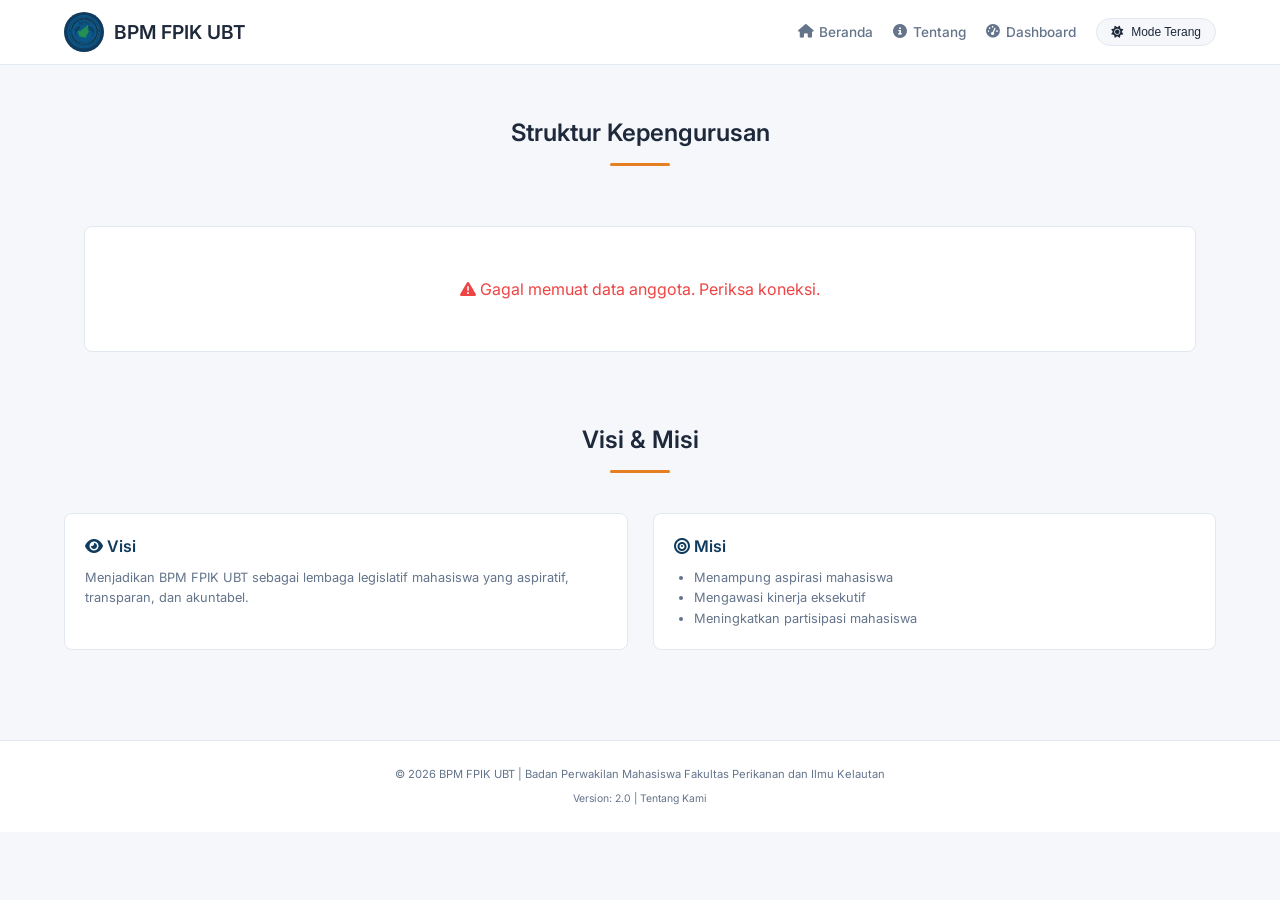
<file: about.html>
<!DOCTYPE html>
<html lang="id">
<head>
<meta charset="UTF-8">
<meta name="viewport" content="width=device-width, initial-scale=1.0, user-scalable=yes">
<title>Tentang BPM FPIK UBT</title>
<!-- Google Font Inter -->
<link href="https://fonts.googleapis.com/css2?family=Inter:wght@300;400;500;600;700&display=swap" rel="stylesheet">
<!-- Font Awesome -->
<link rel="stylesheet" href="https://cdnjs.cloudflare.com/ajax/libs/font-awesome/6.4.0/css/all.min.css">
<link rel="stylesheet" href="assets/css/main.css">
<link rel="icon" href="assets/images/logo-bpm.png">
<style>
    /* ========== ROOT VARIABLES ========== */
    :root {
        --primary: #0f3b5f;
        --primary-dark: #0a2a44;
        --secondary: #1B9AAA;
        --accent: #e67e22;
        --success: #10b981;
        --danger: #ef4444;
        --bg-page: #f5f7fa;
        --bg-card: #ffffff;
        --text: #1e293b;
        --text-light: #64748b;
        --border: #e2e8f0;
        --shadow: 0 1px 2px rgba(0, 0, 0, 0.05);
        --radius: 8px;
    }

    /* ========== DARK MODE ========== */
    body.dark-mode {
        --bg-page: #0f172a;
        --bg-card: #1e293b;
        --text: #f1f5f9;
        --text-light: #94a3b8;
        --border: #334155;
    }

    * {
        margin: 0;
        padding: 0;
        box-sizing: border-box;
    }

    body {
        font-family: 'Inter', sans-serif;
        background: var(--bg-page);
        color: var(--text);
        line-height: 1.5;
        transition: background 0.2s, color 0.2s;
    }

    /* ========== NAVBAR ========== */
    .navbar {
        background: var(--bg-card);
        display: flex;
        justify-content: space-between;
        align-items: center;
        padding: 12px 5%;
        flex-wrap: wrap;
        gap: 12px;
        border-bottom: 1px solid var(--border);
        position: sticky;
        top: 0;
        z-index: 200;
    }

    .navbar-logo {
        display: flex;
        align-items: center;
        gap: 10px;
    }

    .logo-icon {
        width: 40px;
        height: 40px;
        background: var(--primary);
        border-radius: 50%;
        display: flex;
        align-items: center;
        justify-content: center;
        overflow: hidden;
    }

    .logo-icon img {
        width: 100%;
        height: 100%;
        object-fit: cover;
    }

    .navbar-logo h1 {
        font-size: 1.2rem;
        font-weight: 600;
        color: var(--text);
    }

    .nav-menu {
        display: flex;
        gap: 20px;
        align-items: center;
        flex-wrap: wrap;
    }

    .nav-menu a {
        color: var(--text-light);
        text-decoration: none;
        font-size: 0.85rem;
        font-weight: 500;
        padding: 8px 0;
        display: flex;
        align-items: center;
        gap: 6px;
        transition: color 0.2s;
    }

    .nav-menu a:hover {
        color: var(--accent);
    }

    .theme-toggle {
        background: var(--bg-page);
        border: 1px solid var(--border);
        border-radius: 30px;
        padding: 6px 14px;
        cursor: pointer;
        display: inline-flex;
        align-items: center;
        gap: 8px;
        color: var(--text);
        font-size: 0.75rem;
        font-weight: 500;
    }

    /* ========== SECTION ========== */
    .section {
        padding: 50px 5%;
    }

    .section-title {
        text-align: center;
        margin-bottom: 40px;
        font-size: 1.5rem;
        font-weight: 600;
        position: relative;
        color: var(--text);
    }

    .section-title::after {
        content: '';
        display: block;
        width: 60px;
        height: 3px;
        background: var(--accent);
        margin: 12px auto 0;
        border-radius: 3px;
    }

    .card-container {
        display: grid;
        grid-template-columns: repeat(auto-fit, minmax(300px, 1fr));
        gap: 25px;
    }

    /* ========== ABOUT CARD ========== */
    .about-card {
        background: var(--bg-card);
        border-radius: var(--radius);
        overflow: hidden;
        border: 1px solid var(--border);
        text-align: center;
    }

    .member-avatar {
        width: 100px;
        height: 100px;
        margin: 20px auto 10px;
        border-radius: 50%;
        overflow: hidden;
        border: 2px solid var(--accent);
    }

    .member-avatar img {
        width: 100%;
        height: 100%;
        object-fit: cover;
    }

    .about-card .card-content {
        padding: 20px;
    }

    .about-card .card-content h3 {
        margin-bottom: 8px;
        color: var(--primary);
        font-size: 1rem;
        font-weight: 600;
    }

    .about-card .card-content p {
        margin-bottom: 12px;
        line-height: 1.5;
        color: var(--text-light);
        font-size: 0.8rem;
    }

    .card-btn-small {
        cursor: pointer;
        border: 1px solid var(--primary);
        font-family: 'Inter', sans-serif;
        font-weight: 500;
        display: inline-block;
        background: transparent;
        color: var(--primary);
        padding: 6px 14px;
        border-radius: 30px;
        font-size: 0.7rem;
        transition: all 0.2s;
    }

    .card-btn-small:hover {
        background: var(--primary);
        color: white;
    }

    /* ========== VISI MISI CARD ========== */
    .card {
        background: var(--bg-card);
        border-radius: var(--radius);
        overflow: hidden;
        border: 1px solid var(--border);
    }

    .card-content {
        padding: 20px;
    }

    .card-content h3 {
        color: var(--primary);
        margin-bottom: 10px;
        font-size: 1rem;
        font-weight: 600;
    }

    .card-content p, .card-content li {
        color: var(--text-light);
        font-size: 0.8rem;
        line-height: 1.6;
    }

    /* ========== MODAL ========== */
    .modal {
        display: none;
        position: fixed;
        z-index: 1000;
        left: 0;
        top: 0;
        width: 100%;
        height: 100%;
        background-color: rgba(0, 0, 0, 0.7);
    }

    .modal-content {
        background-color: var(--bg-card);
        margin: 5% auto;
        padding: 0;
        width: 90%;
        max-width: 500px;
        max-height: 85vh;
        border-radius: var(--radius);
        overflow-y: auto;
        position: relative;
    }

    .close {
        position: sticky;
        top: 10px;
        right: 15px;
        float: right;
        font-size: 28px;
        font-weight: bold;
        cursor: pointer;
        color: var(--text-light);
        background: var(--bg-card);
        width: 32px;
        height: 32px;
        display: flex;
        align-items: center;
        justify-content: center;
        border-radius: 50%;
        z-index: 1001;
    }

    .close:hover {
        color: var(--danger);
    }

    #member-modal-body {
        padding: 30px !important;
    }

    .modal-detail-img {
        width: 120px;
        height: 120px;
        border-radius: 50%;
        object-fit: cover;
        border: 2px solid var(--accent);
        margin-bottom: 20px;
    }

    .modal-detail-name {
        font-size: 1.2rem;
        font-weight: 700;
        color: var(--primary);
        margin-bottom: 8px;
    }

    .modal-detail-jabatan {
        color: var(--accent);
        font-weight: 500;
        font-size: 0.85rem;
        margin-bottom: 15px;
        padding-bottom: 10px;
        border-bottom: 1px solid var(--border);
        display: inline-block;
    }

    .modal-detail-deskripsi {
        font-size: 0.85rem;
        line-height: 1.6;
        color: var(--text-light);
        margin-bottom: 20px;
        text-align: left;
        background: var(--bg-page);
        padding: 15px;
        border-radius: var(--radius);
    }

    .modal-detail-kontak {
        background: var(--bg-page);
        padding: 15px;
        border-radius: var(--radius);
        text-align: left;
    }

    .modal-detail-kontak p {
        margin: 8px 0;
        font-size: 0.8rem;
        display: flex;
        flex-wrap: wrap;
        gap: 5px;
    }

    .modal-detail-kontak strong {
        color: var(--primary);
        width: 85px;
        font-weight: 600;
    }

    /* ========== FOOTER ========== */
    footer {
        background: var(--bg-card);
        color: var(--text-light);
        text-align: center;
        padding: 25px;
        margin-top: 40px;
        border-top: 1px solid var(--border);
        font-size: 0.7rem;
    }

    /* ========== LOADING & ERROR ========== */
    .loading-message {
        text-align: center;
        padding: 50px;
        color: var(--text-light);
        font-size: 1rem;
    }

    .error-message {
        text-align: center;
        padding: 50px;
        color: var(--danger);
        background: var(--bg-card);
        border-radius: var(--radius);
        margin: 20px;
        border: 1px solid var(--border);
    }

    /* ========== RESPONSIVE ========== */
    @media (max-width: 768px) {
        .navbar {
            flex-direction: column;
            text-align: center;
            padding: 12px 5%;
        }
        .nav-menu {
            justify-content: center;
        }
        .section {
            padding: 30px 4%;
        }
        .section-title {
            font-size: 1.3rem;
            margin-bottom: 30px;
        }
        .card-container {
            grid-template-columns: 1fr;
            gap: 20px;
        }
        .member-avatar {
            width: 80px;
            height: 80px;
        }
        .about-card .card-content {
            padding: 15px;
        }
        .about-card .card-content h3 {
            font-size: 0.9rem;
        }
        .card-btn-small {
            padding: 5px 12px;
            font-size: 0.65rem;
        }
        .modal-detail-img {
            width: 100px;
            height: 100px;
        }
        .modal-detail-name {
            font-size: 1rem;
        }
    }

    @media (max-width: 480px) {
        .section-title {
            font-size: 1.1rem;
        }
        .member-avatar {
            width: 70px;
            height: 70px;
        }
    }
</style>
</head>
<body>

<nav class="navbar">
<div class="navbar-logo">
    <div class="logo-icon">
        <img src="assets/images/logo-bpm.png" alt="Logo BPM" onerror="this.src='https://via.placeholder.com/40x40?text=BPM'">
    </div>
    <h1>BPM FPIK UBT</h1>
</div>
<div class="nav-menu">
    <a href="index.html"><i class="fas fa-home"></i> Beranda</a>
    <a href="about.html"><i class="fas fa-info-circle"></i> Tentang</a>
    <a href="dashboard.html"><i class="fas fa-tachometer-alt"></i> Dashboard</a>
    <button class="theme-toggle" onclick="toggleTheme()">
        <i class="fas fa-sun" id="theme-icon"></i>
        <span id="theme-text">Mode Terang</span>
    </button>
</div>
</nav>

<section class="section">
<h2 class="section-title">Struktur Kepengurusan</h2>
<div id="anggotaContainer" class="card-container">
    <div class="loading-message"><i class="fas fa-spinner fa-pulse"></i> Memuat data anggota...</div>
</div>
</section>

<section class="section" style="padding-top: 0;">
<h2 class="section-title">Visi & Misi</h2>
<div class="card-container">
<div class="card">
<div class="card-content">
<h3><i class="fas fa-eye"></i> Visi</h3>
<p>Menjadikan BPM FPIK UBT sebagai lembaga legislatif mahasiswa yang aspiratif, transparan, dan akuntabel.</p>
</div>
</div>
<div class="card">
<div class="card-content">
<h3><i class="fas fa-bullseye"></i> Misi</h3>
<ul style="margin-left: 20px; line-height: 1.8;">
<li>Menampung aspirasi mahasiswa</li>
<li>Mengawasi kinerja eksekutif</li>
<li>Meningkatkan partisipasi mahasiswa</li>
</ul>
</div>
</div>
</div>
</section>

<div id="memberModal" class="modal">
<div class="modal-content">
<span class="close" onclick="closeMemberModal()">&times;</span>
<div id="member-modal-body"></div>
</div>
</div>

<footer>
<p>© 2026 BPM FPIK UBT | Badan Perwakilan Mahasiswa Fakultas Perikanan dan Ilmu Kelautan</p>
<p style="font-size: 0.65rem; margin-top: 8px;">Version: 2.0 | Tentang Kami</p>
</footer>

<script>
// ============= KONFIGURASI =============
const API_URL = 'https://bpm-proxy.bpmdatabase5.workers.dev/';

// ============= TOGGLE THEME =============
function toggleTheme() {
    document.body.classList.toggle('dark-mode');
    const isDark = document.body.classList.contains('dark-mode');
    localStorage.setItem('theme', isDark ? 'dark' : 'light');
    const themeIcon = document.getElementById('theme-icon');
    const themeText = document.getElementById('theme-text');
    if (themeIcon) {
        themeIcon.className = isDark ? 'fas fa-moon' : 'fas fa-sun';
    }
    if (themeText) {
        themeText.textContent = isDark ? 'Mode Gelap' : 'Mode Terang';
    }
}

function loadTheme() {
    const savedTheme = localStorage.getItem('theme');
    if (savedTheme === 'dark') {
        document.body.classList.add('dark-mode');
        const themeIcon = document.getElementById('theme-icon');
        const themeText = document.getElementById('theme-text');
        if (themeIcon) themeIcon.className = 'fas fa-moon';
        if (themeText) themeText.textContent = 'Mode Gelap';
    }
}

// ============= AMBIL DATA DARI API =============
async function loadAnggota() {
    const container = document.getElementById('anggotaContainer');
    if (!container) return;
    
    container.innerHTML = '<div class="loading-message"><i class="fas fa-spinner fa-pulse"></i> Memuat data anggota...</div>';
    
    try {
        const response = await fetch(API_URL + '?action=getAnggota');
        const result = await response.json();
        
        if (result.success && result.data && result.data.length > 0) {
            renderAnggota(result.data);
        } else {
            container.innerHTML = '<div class="error-message"><i class="fas fa-info-circle"></i> Belum ada data anggota. Silakan tambah melalui admin panel.</div>';
        }
    } catch (error) {
        console.error('Error:', error);
        container.innerHTML = '<div class="error-message"><i class="fas fa-exclamation-triangle"></i> Gagal memuat data anggota. Periksa koneksi.</div>';
    }
}

// ============= RENDER CARD ANGGOTA =============
function renderAnggota(anggotaList) {
    const container = document.getElementById('anggotaContainer');
    if (!container) return;
    
    const urutanJabatan = ['Penasehat', 'Pembina', 'Ketua Umum', 'Sekretaris Umum', 'Bendahara Umum', 'Komisi I', 'Komisi II', 'Komisi III', 'Komisi IV'];
    anggotaList.sort((a, b) => {
        const indexA = urutanJabatan.findIndex(j => a.jabatan.includes(j));
        const indexB = urutanJabatan.findIndex(j => b.jabatan.includes(j));
        if (indexA === -1 && indexB === -1) return 0;
        if (indexA === -1) return 1;
        if (indexB === -1) return -1;
        return indexA - indexB;
    });
    
    let html = '';
    
    for (const m of anggotaList) {
        let fotoUrl = 'assets/images/default-avatar.png';
        if (m.fotoUrl && m.fotoUrl !== '' && !m.fotoUrl.includes('null')) {
            fotoUrl = m.fotoUrl;
        }
        
        let deskripsiSingkat = m.deskripsi || '';
        if (deskripsiSingkat.length > 100) {
            deskripsiSingkat = deskripsiSingkat.substring(0, 100) + '...';
        }
        
        html += `
            <div class="about-card">
                <div class="member-avatar">
                    <img src="${fotoUrl}" alt="${escapeHtml(m.nama)}" onerror="this.src='assets/images/default-avatar.png'">
                </div>
                <div class="card-content">
                    <h3>${escapeHtml(m.jabatan)}</h3>
                    <p>${escapeHtml(deskripsiSingkat)}</p>
                    <p style="font-size: 0.8rem; color: var(--accent); font-weight: 500;">${escapeHtml(m.nama)}</p>
                    <button class="card-btn-small" onclick='openMemberModal(${JSON.stringify({
                        nama: m.nama,
                        jabatan: m.jabatan,
                        deskripsi: m.deskripsi || '',
                        fotoUrl: fotoUrl,
                        email: m.email || '',
                        instagram: m.instagram || '',
                        whatsapp: m.whatsapp || '',
                        anggotaTim: m.anggotaTim || ''
                    })})'>Lihat Detail</button>
                </div>
            </div>
        `;
    }
    
    container.innerHTML = html;
}

// ============= MODAL DETAIL =============
function openMemberModal(data) {
    const modal = document.getElementById("memberModal");
    const modalBody = document.getElementById("member-modal-body");
    
    let kontakHtml = '';
    if (data.email) kontakHtml += `<p><strong>Email :</strong> ${escapeHtml(data.email)}</p>`;
    if (data.instagram) kontakHtml += `<p><strong>Instagram :</strong> ${escapeHtml(data.instagram)}</p>`;
    if (data.whatsapp) kontakHtml += `<p><strong>WhatsApp :</strong> ${escapeHtml(data.whatsapp)}</p>`;
    if (data.anggotaTim) kontakHtml += `<p><strong>Anggota Tim :</strong> ${escapeHtml(data.anggotaTim)}</p>`;
    
    if (!kontakHtml) {
        kontakHtml = '<p><em>Informasi kontak belum tersedia</em></p>';
    }
    
    const deskripsiTeks = data.deskripsi && data.deskripsi !== '' ? data.deskripsi : 'Tidak ada deskripsi';
    
    const content = `
        <div style="text-align:center">
            <img src="${data.fotoUrl}" class="modal-detail-img" onerror="this.src='assets/images/default-avatar.png'">
            <div class="modal-detail-name">${escapeHtml(data.nama)}</div>
            <div class="modal-detail-jabatan">${escapeHtml(data.jabatan)}</div>
            <div class="modal-detail-deskripsi">${escapeHtml(deskripsiTeks)}</div>
            <div class="modal-detail-kontak">
                ${kontakHtml}
            </div>
        </div>
    `;
    
    modalBody.innerHTML = content;
    modal.style.display = "block";
    document.body.style.overflow = "hidden";
}

function closeMemberModal() {
    const modal = document.getElementById("memberModal");
    modal.style.display = "none";
    document.body.style.overflow = "auto";
}

function escapeHtml(text) {
    if (!text) return '';
    const div = document.createElement('div');
    div.textContent = text;
    return div.innerHTML;
}

// ============= INIT =============
loadTheme();
loadAnggota();

window.onclick = function(event) {
    const modal = document.getElementById("memberModal");
    if (event.target == modal) closeMemberModal();
}
</script>

<script src="assets/js/visitor-tracker.js"></script>

</body>
</html>
</file>
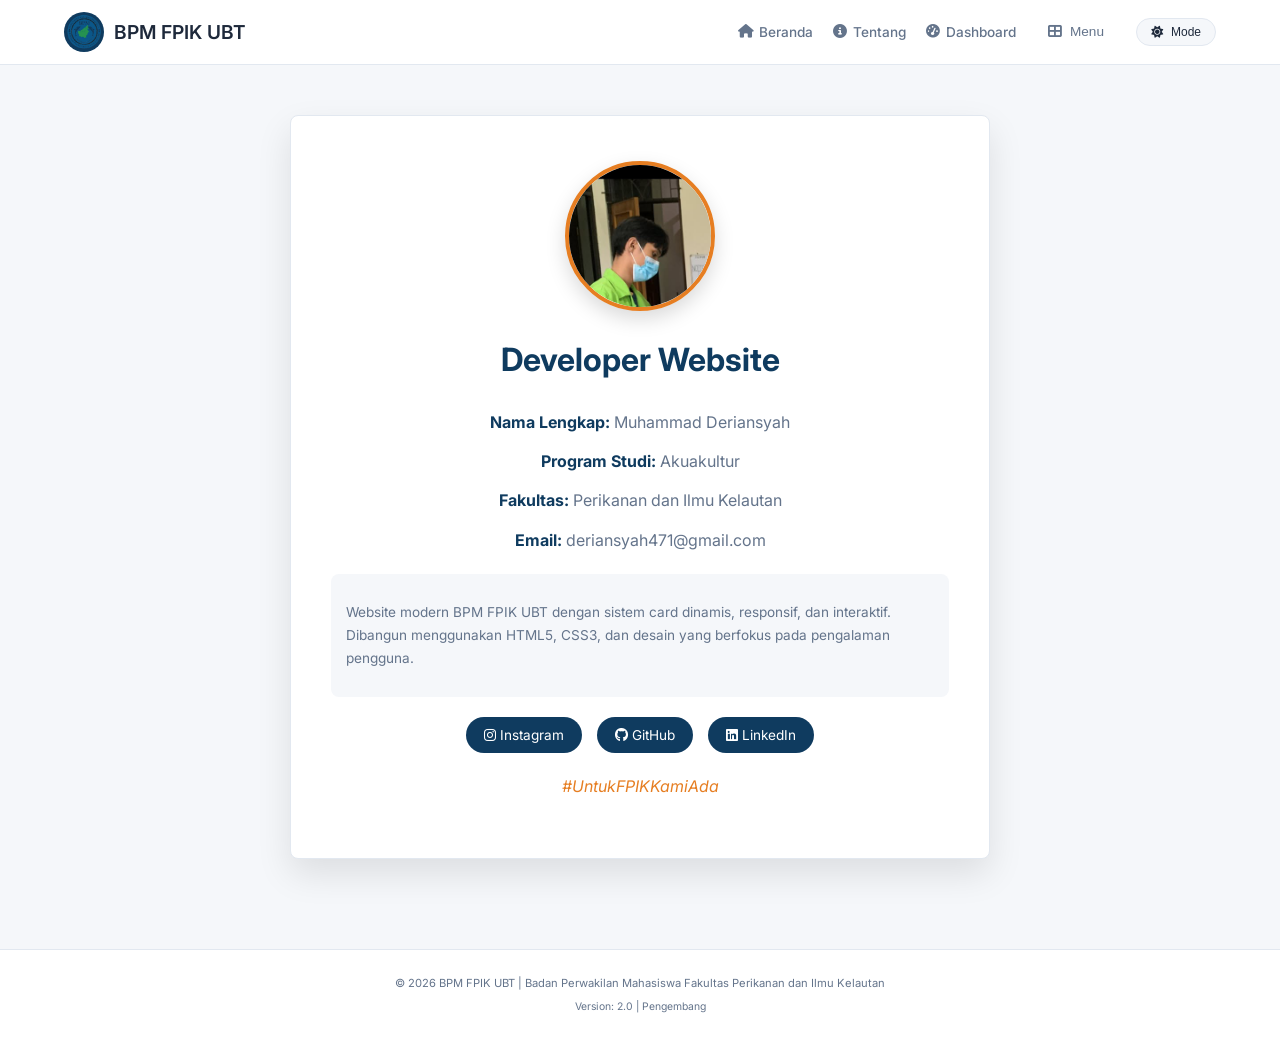
<file: more/author.html>
<!DOCTYPE html>
<html lang="id">
<head>
<meta charset="UTF-8">
<meta name="viewport" content="width=device-width, initial-scale=1.0, user-scalable=yes">
<title>Pengembang - BPM FPIK UBT</title>
<!-- Google Font Inter -->
<link href="https://fonts.googleapis.com/css2?family=Inter:wght@300;400;500;600;700&display=swap" rel="stylesheet">
<!-- Font Awesome -->
<link rel="stylesheet" href="https://cdnjs.cloudflare.com/ajax/libs/font-awesome/6.4.0/css/all.min.css">
<link rel="stylesheet" href="../assets/css/main.css">
<link rel="icon" href="../assets/images/logo-bpm.png">
<style>
    /* ========== ROOT VARIABLES ========== */
    :root {
        --primary: #0f3b5f;
        --primary-dark: #0a2a44;
        --secondary: #1B9AAA;
        --accent: #e67e22;
        --success: #10b981;
        --danger: #ef4444;
        --bg-page: #f5f7fa;
        --bg-card: #ffffff;
        --text: #1e293b;
        --text-light: #64748b;
        --border: #e2e8f0;
        --radius: 8px;
    }

    body.dark-mode {
        --bg-page: #0f172a;
        --bg-card: #1e293b;
        --text: #f1f5f9;
        --text-light: #94a3b8;
        --border: #334155;
    }

    * {
        margin: 0;
        padding: 0;
        box-sizing: border-box;
    }

    body {
        font-family: 'Inter', sans-serif;
        background: var(--bg-page);
        color: var(--text);
        min-height: 100vh;
        transition: background 0.2s, color 0.2s;
    }

    /* ========== NAVBAR ========== */
    .navbar {
        background: var(--bg-card);
        display: flex;
        justify-content: space-between;
        align-items: center;
        padding: 12px 5%;
        flex-wrap: wrap;
        gap: 12px;
        border-bottom: 1px solid var(--border);
        position: sticky;
        top: 0;
        z-index: 200;
    }

    .navbar-logo {
        display: flex;
        align-items: center;
        gap: 10px;
    }

    .logo-icon {
        width: 40px;
        height: 40px;
        background: var(--primary);
        border-radius: 50%;
        display: flex;
        align-items: center;
        justify-content: center;
        overflow: hidden;
    }

    .logo-icon img {
        width: 100%;
        height: 100%;
        object-fit: cover;
    }

    .navbar-logo h1 {
        font-size: 1.2rem;
        font-weight: 600;
        color: var(--text);
    }

    .nav-menu {
        display: flex;
        gap: 20px;
        align-items: center;
        flex-wrap: wrap;
    }

    .nav-menu a {
        color: var(--text-light);
        text-decoration: none;
        font-size: 0.85rem;
        font-weight: 500;
        padding: 8px 0;
        display: flex;
        align-items: center;
        gap: 6px;
        transition: color 0.2s;
    }

    .nav-menu a:hover {
        color: var(--accent);
    }

    .theme-toggle {
        background: var(--bg-page);
        border: 1px solid var(--border);
        border-radius: 30px;
        padding: 6px 14px;
        cursor: pointer;
        display: inline-flex;
        align-items: center;
        gap: 8px;
        color: var(--text);
        font-size: 0.75rem;
        font-weight: 500;
    }

    .more-btn {
        background: none;
        border: none;
        cursor: pointer;
        display: flex;
        align-items: center;
        gap: 8px;
        color: var(--text-light);
        font-size: 0.85rem;
        font-weight: 500;
        padding: 8px 12px;
        border-radius: 30px;
        transition: all 0.2s;
    }

    .more-btn:hover {
        background: var(--bg-page);
        color: var(--primary);
    }

    /* ========== SIDEBAR DRAWER ========== */
    .sidebar-overlay {
        display: none;
        position: fixed;
        top: 0;
        left: 0;
        width: 100%;
        height: 100%;
        background: rgba(0, 0, 0, 0.5);
        backdrop-filter: blur(4px);
        z-index: 300;
        opacity: 0;
        transition: opacity 0.3s ease;
    }
    
    .sidebar-overlay.active {
        display: block;
        opacity: 1;
    }
    
    .sidebar-drawer {
        position: fixed;
        top: 0;
        right: -100%;
        width: 320px;
        height: 100%;
        background: var(--bg-card);
        box-shadow: -8px 0 30px rgba(0, 0, 0, 0.15);
        z-index: 301;
        transition: right 0.3s cubic-bezier(0.4, 0, 0.2, 1);
        display: flex;
        flex-direction: column;
        border-left: 1px solid var(--border);
    }
    
    .sidebar-drawer.active {
        right: 0;
    }
    
    .sidebar-header {
        display: flex;
        justify-content: space-between;
        align-items: center;
        padding: 24px 20px;
        background: linear-gradient(135deg, var(--primary), var(--primary-dark));
        color: white;
    }
    
    .sidebar-header h3 {
        font-size: 1.2rem;
        font-weight: 600;
        margin: 0;
        display: flex;
        align-items: center;
        gap: 10px;
    }
    
    .sidebar-close {
        background: rgba(255, 255, 255, 0.2);
        border: none;
        color: white;
        width: 36px;
        height: 36px;
        border-radius: 50%;
        font-size: 1rem;
        cursor: pointer;
        display: flex;
        align-items: center;
        justify-content: center;
        transition: all 0.2s;
    }
    
    .sidebar-close:hover {
        background: rgba(255, 255, 255, 0.3);
        transform: rotate(90deg);
    }
    
    .sidebar-profile {
        display: flex;
        align-items: center;
        gap: 15px;
        padding: 20px;
        border-bottom: 1px solid var(--border);
        background: var(--bg-card);
    }
    
    .sidebar-profile-icon {
        width: 50px;
        height: 50px;
        background: linear-gradient(135deg, var(--accent), var(--primary));
        border-radius: 50%;
        display: flex;
        align-items: center;
        justify-content: center;
        font-size: 1.5rem;
        color: white;
    }
    
    .sidebar-profile-info h4 {
        font-size: 0.95rem;
        font-weight: 600;
        color: var(--text);
        margin-bottom: 4px;
    }
    
    .sidebar-profile-info p {
        font-size: 0.7rem;
        color: var(--text-light);
    }
    
    .sidebar-menu {
        flex: 1;
        padding: 15px 0;
    }
    
    .sidebar-menu a {
        display: flex;
        align-items: center;
        gap: 14px;
        padding: 14px 20px;
        color: var(--text);
        text-decoration: none;
        transition: all 0.2s;
        margin: 4px 12px;
        border-radius: 12px;
        font-weight: 500;
    }
    
    .sidebar-menu a:hover {
        background: linear-gradient(135deg, var(--primary), var(--primary-dark));
        color: white;
        transform: translateX(4px);
    }
    
    .sidebar-menu a:hover i {
        color: white;
    }
    
    .sidebar-menu a i {
        width: 24px;
        font-size: 1.1rem;
        color: var(--primary);
        transition: all 0.2s;
    }
    
    .sidebar-footer {
        padding: 20px;
        border-top: 1px solid var(--border);
        text-align: center;
        font-size: 0.7rem;
        color: var(--text-light);
    }

    /* ========== AUTHOR BOX ========== */
    .author-section {
        padding: 50px 5%;
        min-height: calc(100vh - 200px);
        display: flex;
        align-items: center;
        justify-content: center;
    }

    .author-box {
        max-width: 700px;
        margin: 0 auto;
        background: var(--bg-card);
        padding: 45px 40px;
        border-radius: var(--radius);
        border: 1px solid var(--border);
        text-align: center;
        box-shadow: 0 15px 35px rgba(0, 0, 0, 0.1);
    }

    .author-box h2 {
        color: var(--primary);
        margin-bottom: 25px;
        font-size: 2rem;
    }

    .author-box p {
        margin: 12px 0;
        line-height: 1.7;
        color: var(--text-light);
    }

    .author-box strong {
        color: var(--primary);
    }

    .author-avatar {
        width: 150px;
        height: 150px;
        margin: 0 auto 25px;
        border-radius: 50%;
        overflow: hidden;
        border: 4px solid var(--accent);
        box-shadow: 0 8px 20px rgba(0,0,0,0.15);
        transition: transform 0.3s ease;
    }

    .author-avatar:hover {
        transform: scale(1.05);
    }

    .author-avatar img {
        width: 100%;
        height: 100%;
        object-fit: cover;
    }

    .author-bio {
        margin: 20px 0;
        padding: 15px;
        background: var(--bg-page);
        border-radius: var(--radius);
        text-align: left;
        color: var(--text-light);
        font-size: 0.85rem;
        line-height: 1.6;
    }

    .author-social {
        display: flex;
        justify-content: center;
        gap: 15px;
        margin-top: 20px;
        flex-wrap: wrap;
    }

    .social-link {
        display: inline-block;
        background: var(--primary);
        color: white;
        padding: 8px 18px;
        border-radius: 30px;
        text-decoration: none;
        font-size: 0.85rem;
        transition: all 0.3s;
    }

    .social-link:hover {
        background: var(--accent);
        transform: translateY(-2px);
    }

    footer {
        background: var(--bg-card);
        color: var(--text-light);
        text-align: center;
        padding: 25px;
        margin-top: 40px;
        border-top: 1px solid var(--border);
        font-size: 0.7rem;
    }

    /* ========== RESPONSIVE ========== */
    @media (max-width: 768px) {
        .navbar {
            flex-direction: column;
            text-align: center;
        }
        .nav-menu {
            justify-content: center;
        }
        .author-box {
            padding: 30px 20px;
            margin: 0 15px;
        }
        .author-avatar {
            width: 120px;
            height: 120px;
        }
        .author-box h2 {
            font-size: 1.5rem;
        }
    }
</style>
</head>
<body>

<nav class="navbar">
<div class="navbar-logo">
    <div class="logo-icon">
        <img src="../assets/images/logo-bpm.png" alt="Logo BPM" onerror="this.src='https://via.placeholder.com/40x40?text=BPM'">
    </div>
    <h1>BPM FPIK UBT</h1>
</div>
<div class="nav-menu">
    <a href="../index.html"><i class="fas fa-home"></i> Beranda</a>
    <a href="../about.html"><i class="fas fa-info-circle"></i> Tentang</a>
    <a href="../dashboard.html"><i class="fas fa-tachometer-alt"></i> Dashboard</a>
    <button class="more-btn" id="moreBtn">
        <i class="fas fa-th-large"></i> Menu
    </button>
    <button class="theme-toggle" onclick="toggleTheme()">
        <i class="fas fa-sun" id="theme-icon"></i>
        <span id="theme-text">Mode</span>
    </button>
</div>
</nav>

<!-- Sidebar Drawer -->
<div class="sidebar-overlay" id="sidebarOverlay"></div>
<div class="sidebar-drawer" id="sidebarDrawer">
    <div class="sidebar-header">
        <h3><i class="fas fa-compass"></i> Menu Navigasi</h3>
        <button class="sidebar-close" id="sidebarClose"><i class="fas fa-times"></i></button>
    </div>
    
    <div class="sidebar-profile">
        <div class="sidebar-profile-icon">
            <i class="fas fa-user-graduate"></i>
        </div>
        <div class="sidebar-profile-info">
            <h4>Mahasiswa FPIK</h4>
            <p><i class="fas fa-map-marker-alt"></i> Universitas Borneo Tarakan</p>
        </div>
    </div>
    
    <div class="sidebar-menu">
        <a href="rate.html"><i class="fas fa-star"></i> Penilaian Dosen</a>
        <a href="voice.html"><i class="fas fa-comment-dots"></i> Aspirasi</a>
        <a href="../qr-code.html"><i class="fas fa-qrcode"></i> QR Code</a>
        <a href="history.html"><i class="fas fa-history"></i> Sejarah BPM</a>
        <a href="author.html"><i class="fas fa-user"></i> Pengembang</a>
        <a href="docs.html"><i class="fas fa-download"></i> Berkas Perkuliahan</a>
        <a href="org.html"><i class="fas fa-file-alt"></i> Administrasi</a>
    </div>
    
    <div class="sidebar-footer">
        <p>© 2026 BPM FPIK UBT</p>
        <p style="font-size: 0.6rem; margin-top: 5px;">v.2.0 | Untuk FPIK Kami Ada</p>
    </div>
</div>

<section class="author-section">
<div class="author-box">
    <div class="author-avatar">
        <img src="../assets/images/bang-der.jpg" alt="Foto Developer" onerror="this.src='https://via.placeholder.com/150x150?text=Developer'">
    </div>
    <h2>Developer Website</h2>
    <p><strong>Nama Lengkap:</strong> Muhammad Deriansyah</p>
    <p><strong>Program Studi:</strong> Akuakultur</p>
    <p><strong>Fakultas:</strong> Perikanan dan Ilmu Kelautan</p>
    <p><strong>Email:</strong> deriansyah471@gmail.com</p>
    <div class="author-bio">
        <p>Website modern BPM FPIK UBT dengan sistem card dinamis, responsif, dan interaktif. Dibangun menggunakan HTML5, CSS3, dan desain yang berfokus pada pengalaman pengguna.</p>
    </div>
    <div class="author-social">
        <a href="https://www.instagram.com/derrxme_" class="social-link" target="_blank"><i class="fab fa-instagram"></i> Instagram</a>
        <a href="https://github.com/derrxme" class="social-link" target="_blank"><i class="fab fa-github"></i> GitHub</a>
        <a href="https://www.linkedin.com/in/muhammad-deriansyah-7a792a40a/" class="social-link" target="_blank"><i class="fab fa-linkedin"></i> LinkedIn</a>
    </div>
    <p style="margin-top: 20px; color: var(--accent);"><em>#UntukFPIKKamiAda</em></p>
</div>
</section>

<footer>
<p>© 2026 BPM FPIK UBT | Badan Perwakilan Mahasiswa Fakultas Perikanan dan Ilmu Kelautan</p>
<p style="font-size: 0.65rem; margin-top: 8px;">Version: 2.0 | Pengembang</p>
</footer>

<script>
    // ============= SIDEBAR DRAWER =============
    const moreBtn = document.getElementById('moreBtn');
    const sidebar = document.getElementById('sidebarDrawer');
    const overlay = document.getElementById('sidebarOverlay');
    const closeBtn = document.getElementById('sidebarClose');
    
    function openSidebar() {
        sidebar.classList.add('active');
        overlay.classList.add('active');
        document.body.style.overflow = 'hidden';
    }
    
    function closeSidebar() {
        sidebar.classList.remove('active');
        overlay.classList.remove('active');
        document.body.style.overflow = '';
    }
    
    if (moreBtn) moreBtn.addEventListener('click', openSidebar);
    if (closeBtn) closeBtn.addEventListener('click', closeSidebar);
    if (overlay) overlay.addEventListener('click', closeSidebar);
    
    window.addEventListener('resize', function() {
        if (window.innerWidth > 768) {
            closeSidebar();
        }
    });

    // ============= TOGGLE THEME =============
    function toggleTheme() {
        document.body.classList.toggle('dark-mode');
        const isDark = document.body.classList.contains('dark-mode');
        localStorage.setItem('theme', isDark ? 'dark' : 'light');
        const themeIcon = document.getElementById('theme-icon');
        const themeText = document.getElementById('theme-text');
        if (themeIcon) {
            themeIcon.className = isDark ? 'fas fa-moon' : 'fas fa-sun';
        }
        if (themeText) {
            themeText.textContent = isDark ? 'Mode Gelap' : 'Mode Terang';
        }
    }
    
    function loadTheme() {
        const savedTheme = localStorage.getItem('theme');
        if (savedTheme === 'dark') {
            document.body.classList.add('dark-mode');
            const themeIcon = document.getElementById('theme-icon');
            const themeText = document.getElementById('theme-text');
            if (themeIcon) themeIcon.className = 'fas fa-moon';
            if (themeText) themeText.textContent = 'Mode Gelap';
        }
    }
    
    loadTheme();
</script>

<script src="../assets/js/main.js"></script>

</body>
</html>
</file>
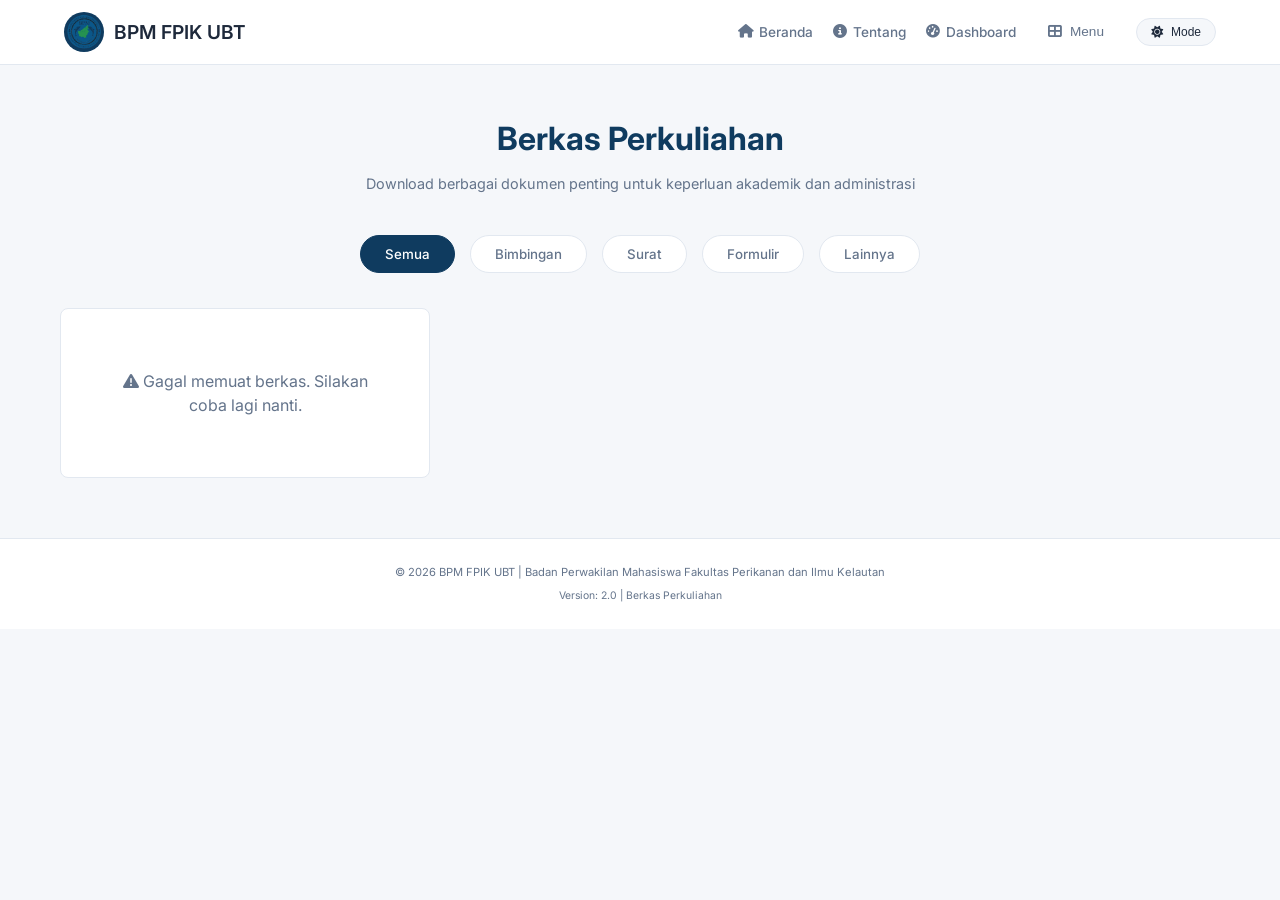
<file: more/docs.html>
<!DOCTYPE html>
<html lang="id">
<head>
    <meta charset="UTF-8">
    <meta name="viewport" content="width=device-width, initial-scale=1.0, user-scalable=yes">
    <title>Berkas Perkuliahan - BPM FPIK UBT</title>
    <!-- Google Font Inter -->
    <link href="https://fonts.googleapis.com/css2?family=Inter:wght@300;400;500;600;700&display=swap" rel="stylesheet">
    <!-- Font Awesome -->
    <link rel="stylesheet" href="https://cdnjs.cloudflare.com/ajax/libs/font-awesome/6.4.0/css/all.min.css">
    <link rel="stylesheet" href="../assets/css/main.css">
    <link rel="icon" href="../assets/images/logo-bpm.png">
    <style>
        :root {
            --primary: #0f3b5f;
            --primary-dark: #0a2a44;
            --secondary: #1B9AAA;
            --accent: #e67e22;
            --success: #10b981;
            --danger: #ef4444;
            --bg-page: #f5f7fa;
            --bg-card: #ffffff;
            --text: #1e293b;
            --text-light: #64748b;
            --border: #e2e8f0;
            --radius: 8px;
        }

        body.dark-mode {
            --bg-page: #0f172a;
            --bg-card: #1e293b;
            --text: #f1f5f9;
            --text-light: #94a3b8;
            --border: #334155;
        }

        * {
            margin: 0;
            padding: 0;
            box-sizing: border-box;
        }

        body {
            font-family: 'Inter', sans-serif;
            background: var(--bg-page);
            color: var(--text);
            min-height: 100vh;
            transition: background 0.2s, color 0.2s;
        }

        /* ========== NAVBAR ========== */
        .navbar {
            background: var(--bg-card);
            display: flex;
            justify-content: space-between;
            align-items: center;
            padding: 12px 5%;
            flex-wrap: wrap;
            gap: 12px;
            border-bottom: 1px solid var(--border);
            position: sticky;
            top: 0;
            z-index: 200;
        }

        .navbar-logo {
            display: flex;
            align-items: center;
            gap: 10px;
        }

        .logo-icon {
            width: 40px;
            height: 40px;
            background: var(--primary);
            border-radius: 50%;
            display: flex;
            align-items: center;
            justify-content: center;
            overflow: hidden;
        }

        .logo-icon img {
            width: 100%;
            height: 100%;
            object-fit: cover;
        }

        .navbar-logo h1 {
            font-size: 1.2rem;
            font-weight: 600;
            color: var(--text);
        }

        .nav-menu {
            display: flex;
            gap: 20px;
            align-items: center;
            flex-wrap: wrap;
        }

        .nav-menu a {
            color: var(--text-light);
            text-decoration: none;
            font-size: 0.85rem;
            font-weight: 500;
            padding: 8px 0;
            display: flex;
            align-items: center;
            gap: 6px;
            transition: color 0.2s;
        }

        .nav-menu a:hover {
            color: var(--accent);
        }

        .theme-toggle {
            background: var(--bg-page);
            border: 1px solid var(--border);
            border-radius: 30px;
            padding: 6px 14px;
            cursor: pointer;
            display: inline-flex;
            align-items: center;
            gap: 8px;
            color: var(--text);
            font-size: 0.75rem;
            font-weight: 500;
        }

        .more-btn {
            background: none;
            border: none;
            cursor: pointer;
            display: flex;
            align-items: center;
            gap: 8px;
            color: var(--text-light);
            font-size: 0.85rem;
            font-weight: 500;
            padding: 8px 12px;
            border-radius: 30px;
            transition: all 0.2s;
        }

        .more-btn:hover {
            background: var(--bg-page);
            color: var(--primary);
        }

        /* ========== SIDEBAR DRAWER ========== */
        .sidebar-overlay {
            display: none;
            position: fixed;
            top: 0;
            left: 0;
            width: 100%;
            height: 100%;
            background: rgba(0, 0, 0, 0.5);
            backdrop-filter: blur(4px);
            z-index: 300;
            opacity: 0;
            transition: opacity 0.3s ease;
        }
        
        .sidebar-overlay.active {
            display: block;
            opacity: 1;
        }
        
        .sidebar-drawer {
            position: fixed;
            top: 0;
            right: -100%;
            width: 320px;
            height: 100%;
            background: var(--bg-card);
            box-shadow: -8px 0 30px rgba(0, 0, 0, 0.15);
            z-index: 301;
            transition: right 0.3s cubic-bezier(0.4, 0, 0.2, 1);
            display: flex;
            flex-direction: column;
            border-left: 1px solid var(--border);
        }
        
        .sidebar-drawer.active {
            right: 0;
        }
        
        .sidebar-header {
            display: flex;
            justify-content: space-between;
            align-items: center;
            padding: 24px 20px;
            background: linear-gradient(135deg, var(--primary), var(--primary-dark));
            color: white;
        }
        
        .sidebar-header h3 {
            font-size: 1.2rem;
            font-weight: 600;
            margin: 0;
            display: flex;
            align-items: center;
            gap: 10px;
        }
        
        .sidebar-close {
            background: rgba(255, 255, 255, 0.2);
            border: none;
            color: white;
            width: 36px;
            height: 36px;
            border-radius: 50%;
            font-size: 1rem;
            cursor: pointer;
            display: flex;
            align-items: center;
            justify-content: center;
            transition: all 0.2s;
        }
        
        .sidebar-close:hover {
            background: rgba(255, 255, 255, 0.3);
            transform: rotate(90deg);
        }
        
        .sidebar-profile {
            display: flex;
            align-items: center;
            gap: 15px;
            padding: 20px;
            border-bottom: 1px solid var(--border);
            background: var(--bg-card);
        }
        
        .sidebar-profile-icon {
            width: 50px;
            height: 50px;
            background: linear-gradient(135deg, var(--accent), var(--primary));
            border-radius: 50%;
            display: flex;
            align-items: center;
            justify-content: center;
            font-size: 1.5rem;
            color: white;
        }
        
        .sidebar-profile-info h4 {
            font-size: 0.95rem;
            font-weight: 600;
            color: var(--text);
            margin-bottom: 4px;
        }
        
        .sidebar-profile-info p {
            font-size: 0.7rem;
            color: var(--text-light);
        }
        
        .sidebar-menu {
            flex: 1;
            padding: 15px 0;
        }
        
        .sidebar-menu a {
            display: flex;
            align-items: center;
            gap: 14px;
            padding: 14px 20px;
            color: var(--text);
            text-decoration: none;
            transition: all 0.2s;
            margin: 4px 12px;
            border-radius: 12px;
            font-weight: 500;
        }
        
        .sidebar-menu a:hover {
            background: linear-gradient(135deg, var(--primary), var(--primary-dark));
            color: white;
            transform: translateX(4px);
        }
        
        .sidebar-menu a:hover i {
            color: white;
        }
        
        .sidebar-menu a i {
            width: 24px;
            font-size: 1.1rem;
            color: var(--primary);
            transition: all 0.2s;
        }
        
        .sidebar-footer {
            padding: 20px;
            border-top: 1px solid var(--border);
            text-align: center;
            font-size: 0.7rem;
            color: var(--text-light);
        }

        /* ========== BERKAS CONTAINER ========== */
        .berkas-container {
            max-width: 1200px;
            margin: 50px auto;
            padding: 0 20px;
        }

        .page-header {
            text-align: center;
            margin-bottom: 40px;
        }

        .page-header h2 {
            color: var(--primary);
            font-size: 2rem;
            margin-bottom: 10px;
        }

        .page-header p {
            color: var(--text-light);
            font-size: 0.9rem;
        }

        .kategori-filter {
            display: flex;
            justify-content: center;
            gap: 15px;
            flex-wrap: wrap;
            margin-bottom: 35px;
        }

        .filter-btn {
            background: var(--bg-card);
            border: 1px solid var(--border);
            padding: 10px 24px;
            border-radius: 40px;
            color: var(--text-light);
            font-family: 'Inter', sans-serif;
            font-weight: 500;
            cursor: pointer;
            transition: 0.3s;
        }

        .filter-btn.active {
            background: var(--primary);
            color: white;
            border-color: var(--primary);
        }

        .filter-btn:hover {
            background: var(--primary);
            color: white;
            border-color: var(--primary);
        }

        .berkas-grid {
            display: grid;
            grid-template-columns: repeat(auto-fill, minmax(320px, 1fr));
            gap: 25px;
        }

        .berkas-card {
            background: var(--bg-card);
            border-radius: var(--radius);
            padding: 25px;
            transition: 0.3s;
            border: 1px solid var(--border);
        }

        .berkas-card:hover {
            transform: translateY(-5px);
            box-shadow: 0 15px 35px rgba(0,0,0,0.1);
        }

        .file-icon {
            width: 60px;
            height: 60px;
            background: var(--bg-page);
            border-radius: 16px;
            display: flex;
            align-items: center;
            justify-content: center;
            font-size: 28px;
            margin-bottom: 15px;
        }

        .berkas-title {
            font-size: 1.1rem;
            font-weight: 600;
            color: var(--primary);
            margin-bottom: 8px;
        }

        .berkas-kategori {
            display: inline-block;
            padding: 3px 12px;
            border-radius: 20px;
            font-size: 0.7rem;
            font-weight: 500;
            margin-bottom: 12px;
        }

        .kategori-bimbingan { background: #e0e7ff; color: #4338ca; }
        .kategori-surat { background: #d4edda; color: #155724; }
        .kategori-formulir { background: #fff3cd; color: #856404; }
        .kategori-lainnya { background: #f3f4f6; color: #4b5563; }

        .berkas-deskripsi {
            font-size: 0.85rem;
            color: var(--text-light);
            line-height: 1.5;
            margin-bottom: 15px;
        }

        .berkas-tanggal {
            font-size: 0.7rem;
            color: var(--text-light);
            margin-bottom: 15px;
        }

        .btn-download {
            display: inline-flex;
            align-items: center;
            gap: 8px;
            background: var(--primary);
            color: white;
            text-decoration: none;
            padding: 10px 20px;
            border-radius: 40px;
            font-size: 0.85rem;
            font-weight: 500;
            transition: 0.3s;
            border: none;
            cursor: pointer;
        }

        .btn-download:hover {
            background: var(--primary-dark);
            transform: translateY(-2px);
        }

        .empty-state {
            text-align: center;
            padding: 60px;
            background: var(--bg-card);
            border-radius: var(--radius);
            color: var(--text-light);
            border: 1px solid var(--border);
        }

        .loading {
            text-align: center;
            padding: 50px;
            color: var(--text-light);
        }

        footer {
            background: var(--bg-card);
            color: var(--text-light);
            text-align: center;
            padding: 25px;
            margin-top: 60px;
            border-top: 1px solid var(--border);
            font-size: 0.7rem;
        }

        @media (max-width: 768px) {
            .navbar {
                flex-direction: column;
                text-align: center;
            }
            .nav-menu {
                justify-content: center;
            }
            .berkas-grid {
                grid-template-columns: 1fr;
            }
            .kategori-filter {
                gap: 10px;
            }
            .filter-btn {
                padding: 6px 16px;
                font-size: 0.75rem;
            }
        }
    </style>
</head>
<body>

<nav class="navbar">
    <div class="navbar-logo">
        <div class="logo-icon">
            <img src="../assets/images/logo-bpm.png" alt="Logo BPM">
        </div>
        <h1>BPM FPIK UBT</h1>
    </div>
    <div class="nav-menu">
        <a href="../index.html"><i class="fas fa-home"></i> Beranda</a>
        <a href="../about.html"><i class="fas fa-info-circle"></i> Tentang</a>
        <a href="../dashboard.html"><i class="fas fa-tachometer-alt"></i> Dashboard</a>
        <button class="more-btn" id="moreBtn">
            <i class="fas fa-th-large"></i> Menu
        </button>
        <button class="theme-toggle" onclick="toggleTheme()">
            <i class="fas fa-sun" id="theme-icon"></i>
            <span id="theme-text">Mode</span>
        </button>
    </div>
</nav>

<!-- Sidebar Drawer -->
<div class="sidebar-overlay" id="sidebarOverlay"></div>
<div class="sidebar-drawer" id="sidebarDrawer">
    <div class="sidebar-header">
        <h3><i class="fas fa-compass"></i> Menu Navigasi</h3>
        <button class="sidebar-close" id="sidebarClose"><i class="fas fa-times"></i></button>
    </div>
    
    <div class="sidebar-profile">
        <div class="sidebar-profile-icon">
            <i class="fas fa-user-graduate"></i>
        </div>
        <div class="sidebar-profile-info">
            <h4>Mahasiswa FPIK</h4>
            <p><i class="fas fa-map-marker-alt"></i> Universitas Borneo Tarakan</p>
        </div>
    </div>
    
    <div class="sidebar-menu">
        <a href="rate.html"><i class="fas fa-star"></i> Penilaian Dosen</a>
        <a href="voice.html"><i class="fas fa-comment-dots"></i> Aspirasi</a>
        <a href="../qr-code.html"><i class="fas fa-qrcode"></i> QR Code</a>
        <a href="history.html"><i class="fas fa-history"></i> Sejarah BPM</a>
        <a href="author.html"><i class="fas fa-user"></i> Pengembang</a>
        <a href="docs.html"><i class="fas fa-download"></i> Berkas Perkuliahan</a>
        <a href="org.html"><i class="fas fa-file-alt"></i> Administrasi</a>
    </div>
    
    <div class="sidebar-footer">
        <p>© 2026 BPM FPIK UBT</p>
        <p style="font-size: 0.6rem; margin-top: 5px;">v.2.0 | Untuk FPIK Kami Ada</p>
    </div>
</div>

<div class="berkas-container">
    <div class="page-header">
        <h2>Berkas Perkuliahan</h2>
        <p>Download berbagai dokumen penting untuk keperluan akademik dan administrasi</p>
    </div>

    <div class="kategori-filter">
        <button class="filter-btn active" data-kategori="semua">Semua</button>
        <button class="filter-btn" data-kategori="Bimbingan">Bimbingan</button>
        <button class="filter-btn" data-kategori="Surat">Surat</button>
        <button class="filter-btn" data-kategori="Formulir">Formulir</button>
        <button class="filter-btn" data-kategori="Lainnya">Lainnya</button>
    </div>

    <div id="berkasGrid" class="berkas-grid">
        <div class="loading"><i class="fas fa-spinner fa-pulse"></i> Memuat berkas...</div>
    </div>
</div>

<footer>
    <p>© 2026 BPM FPIK UBT | Badan Perwakilan Mahasiswa Fakultas Perikanan dan Ilmu Kelautan</p>
    <p style="font-size: 0.65rem; margin-top: 8px;">Version: 2.0 | Berkas Perkuliahan</p>
</footer>

<script>
    // ============= KONFIGURASI =============
    const API_URL = 'https://bpm-proxy.bpmdatabase5.workers.dev/';
    
    let semuaBerkas = [];
    let kategoriAktif = 'semua';
    
    async function loadBerkas() {
        const container = document.getElementById('berkasGrid');
        container.innerHTML = '<div class="loading"><i class="fas fa-spinner fa-pulse"></i> Memuat berkas...</div>';
        
        try {
            const response = await fetch(API_URL + '?action=getBerkas');
            const result = await response.json();
            
            if (result.success && result.data && result.data.length > 0) {
                semuaBerkas = result.data;
                renderBerkas();
            } else {
                container.innerHTML = '<div class="empty-state"><i class="fas fa-folder-open"></i> Belum ada berkas yang tersedia</div>';
            }
        } catch (error) {
            console.error('Error:', error);
            container.innerHTML = '<div class="empty-state"><i class="fas fa-exclamation-triangle"></i> Gagal memuat berkas. Silakan coba lagi nanti.</div>';
        }
    }
    
    function renderBerkas() {
        const container = document.getElementById('berkasGrid');
        
        let filtered = semuaBerkas;
        if (kategoriAktif !== 'semua') {
            filtered = semuaBerkas.filter(b => b.kategori === kategoriAktif);
        }
        
        if (filtered.length === 0) {
            container.innerHTML = '<div class="empty-state"><i class="fas fa-inbox"></i> Tidak ada berkas dalam kategori ini</div>';
            return;
        }
        
        let html = '';
        for (const b of filtered) {
            let kategoriClass = '';
            switch(b.kategori) {
                case 'Bimbingan': kategoriClass = 'kategori-bimbingan'; break;
                case 'Surat': kategoriClass = 'kategori-surat'; break;
                case 'Formulir': kategoriClass = 'kategori-formulir'; break;
                default: kategoriClass = 'kategori-lainnya';
            }
            
            let fileIcon = '📄';
            if (b.namaFile && b.namaFile.toLowerCase().includes('.pdf')) fileIcon = '📕';
            else if (b.namaFile && b.namaFile.toLowerCase().includes('.doc')) fileIcon = '📘';
            else if (b.namaFile && b.namaFile.toLowerCase().includes('.xls')) fileIcon = '📗';
            else if (b.namaFile && b.namaFile.toLowerCase().includes('.jpg')) fileIcon = '🖼️';
            
            html += `
                <div class="berkas-card">
                    <div class="file-icon">${fileIcon}</div>
                    <div class="berkas-title">${escapeHtml(b.judul)}</div>
                    <span class="berkas-kategori ${kategoriClass}">${escapeHtml(b.kategori)}</span>
                    <div class="berkas-deskripsi">${escapeHtml(b.deskripsi || 'Tidak ada deskripsi')}</div>
                    <div class="berkas-tanggal"><i class="fas fa-calendar-alt"></i> Upload: ${escapeHtml(b.tanggal)}</div>
                    <a href="${escapeHtml(b.link)}" class="btn-download" target="_blank">
                        <i class="fas fa-download"></i> Download
                    </a>
                </div>
            `;
        }
        container.innerHTML = html;
    }
    
    function escapeHtml(text) {
        if (!text) return '';
        const div = document.createElement('div');
        div.textContent = text;
        return div.innerHTML;
    }
    
    document.querySelectorAll('.filter-btn').forEach(btn => {
        btn.addEventListener('click', function() {
            document.querySelectorAll('.filter-btn').forEach(b => b.classList.remove('active'));
            this.classList.add('active');
            kategoriAktif = this.getAttribute('data-kategori');
            renderBerkas();
        });
    });

    // ============= SIDEBAR DRAWER =============
    const moreBtn = document.getElementById('moreBtn');
    const sidebar = document.getElementById('sidebarDrawer');
    const overlay = document.getElementById('sidebarOverlay');
    const closeBtn = document.getElementById('sidebarClose');
    
    function openSidebar() {
        sidebar.classList.add('active');
        overlay.classList.add('active');
        document.body.style.overflow = 'hidden';
    }
    
    function closeSidebar() {
        sidebar.classList.remove('active');
        overlay.classList.remove('active');
        document.body.style.overflow = '';
    }
    
    if (moreBtn) moreBtn.addEventListener('click', openSidebar);
    if (closeBtn) closeBtn.addEventListener('click', closeSidebar);
    if (overlay) overlay.addEventListener('click', closeSidebar);
    
    window.addEventListener('resize', function() {
        if (window.innerWidth > 768) {
            closeSidebar();
        }
    });

    // ============= TOGGLE THEME =============
    function toggleTheme() {
        document.body.classList.toggle('dark-mode');
        const isDark = document.body.classList.contains('dark-mode');
        localStorage.setItem('theme', isDark ? 'dark' : 'light');
        const themeIcon = document.getElementById('theme-icon');
        const themeText = document.getElementById('theme-text');
        if (themeIcon) {
            themeIcon.className = isDark ? 'fas fa-moon' : 'fas fa-sun';
        }
        if (themeText) {
            themeText.textContent = isDark ? 'Mode Gelap' : 'Mode Terang';
        }
    }
    
    function loadTheme() {
        const savedTheme = localStorage.getItem('theme');
        if (savedTheme === 'dark') {
            document.body.classList.add('dark-mode');
            const themeIcon = document.getElementById('theme-icon');
            const themeText = document.getElementById('theme-text');
            if (themeIcon) themeIcon.className = 'fas fa-moon';
            if (themeText) themeText.textContent = 'Mode Gelap';
        }
    }
    
    loadTheme();
    loadBerkas();
</script>

<!-- Global scripts -->
<script src="../assets/js/main.js"></script>
<script src="../assets/js/visitor-tracker.js"></script>
</body>
</html>
</file>
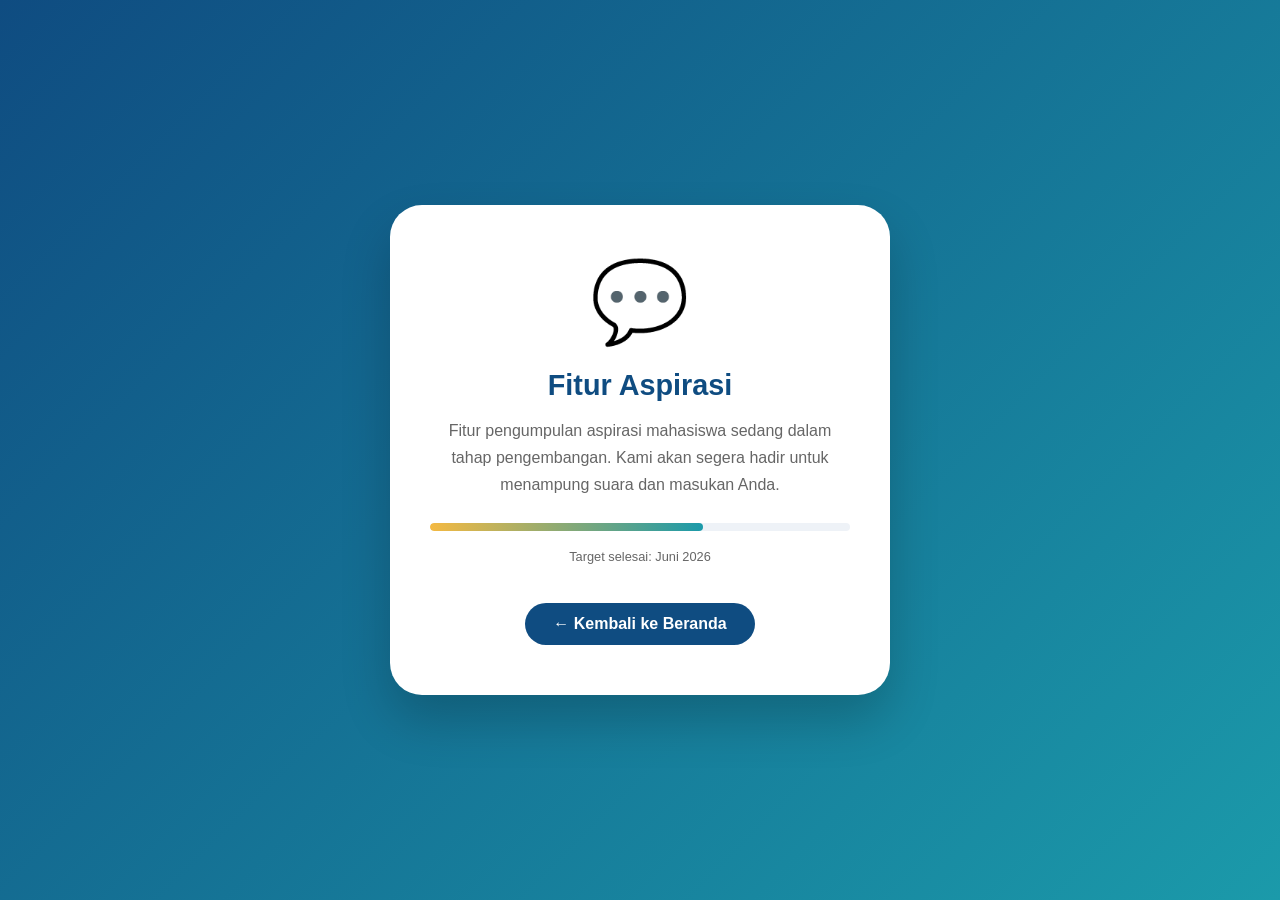
<file: more/maintenace.html>
<!DOCTYPE html>
<html lang="id">
<head>
    <meta charset="UTF-8">
    <meta name="viewport" content="width=device-width, initial-scale=1.0">
    <link rel="icon" href="/asset/image-asset/logo-bpm.png">
    <title>Aspirasi Mahasiswa - BPM FPIK UBT</title>
    <style>
        * {
            margin: 0;
            padding: 0;
            box-sizing: border-box;
        }

        body {
            font-family: 'Poppins', -apple-system, BlinkMacSystemFont, 'Segoe UI', Roboto, sans-serif;
            background: linear-gradient(135deg, #0F4C81 0%, #1B9AAA 100%);
            min-height: 100vh;
            display: flex;
            justify-content: center;
            align-items: center;
            padding: 20px;
        }

        .maintenance-card {
            background: white;
            border-radius: 32px;
            padding: 50px 40px;
            text-align: center;
            max-width: 500px;
            width: 100%;
            box-shadow: 0 25px 50px rgba(0,0,0,0.2);
            animation: fadeInUp 0.5s ease;
        }

        @keyframes fadeInUp {
            from {
                opacity: 0;
                transform: translateY(30px);
            }
            to {
                opacity: 1;
                transform: translateY(0);
            }
        }

        .icon {
            font-size: 80px;
            margin-bottom: 20px;
        }

        h1 {
            color: #0F4C81;
            margin-bottom: 15px;
            font-size: 1.8rem;
        }

        p {
            color: #666;
            line-height: 1.7;
            margin-bottom: 25px;
        }

        .progress-bar-container {
            width: 100%;
            height: 8px;
            background: #eef2f7;
            border-radius: 10px;
            margin: 25px 0;
            overflow: hidden;
        }

        .progress-bar {
            width: 65%;
            height: 100%;
            background: linear-gradient(90deg, #F4B942, #1B9AAA);
            border-radius: 10px;
            animation: loading 2s ease infinite;
        }

        @keyframes loading {
            0% { width: 45%; }
            50% { width: 75%; }
            100% { width: 45%; }
        }

        .btn-back {
            display: inline-block;
            background: #0F4C81;
            color: white;
            text-decoration: none;
            padding: 12px 28px;
            border-radius: 40px;
            font-weight: 600;
            transition: all 0.3s;
            margin-top: 10px;
        }

        .btn-back:hover {
            background: #1B9AAA;
            transform: translateY(-2px);
        }

        .features {
            display: flex;
            justify-content: center;
            gap: 15px;
            flex-wrap: wrap;
            margin-top: 25px;
            padding-top: 20px;
            border-top: 1px solid #eef2f7;
        }

        .feature-badge {
            background: #f0f7ff;
            color: #0F4C81;
            padding: 5px 12px;
            border-radius: 20px;
            font-size: 0.7rem;
            font-weight: 500;
        }

        @media (max-width: 480px) {
            .maintenance-card {
                padding: 35px 25px;
            }
            h1 {
                font-size: 1.4rem;
            }
            .icon {
                font-size: 60px;
            }
        }
    </style>
</head>
<body>
    <div class="maintenance-card">
        <div class="icon">💬</div>
        <h1>Fitur Aspirasi</h1>
        <p>Fitur pengumpulan aspirasi mahasiswa sedang dalam tahap pengembangan. Kami akan segera hadir untuk menampung suara dan masukan Anda.</p>
        <div class="progress-bar-container">
            <div class="progress-bar"></div>
        </div>
        <p style="font-size: 0.8rem; margin-top: -10px;">Target selesai: Juni 2026</p>
        <a href="/index.html" class="btn-back">← Kembali ke Beranda</a>
        <!-- <div class="features">
            <span class="feature-badge">📋 Penilaian Dosen</span>
            <span class="feature-badge">📱 QR Code</span>
            <span class="feature-badge">📊 Dashboard</span>
        </div> -->
    </div>
</body>
</html>
</file>
<file: assets/css/main.css>
/* ========== ROOT VARIABLES ========== */
:root {
    --primary: #0f3b5f;
    --primary-dark: #0a2a44;
    --primary-light: #1e5a7d;
    --secondary: #1B9AAA;
    --accent: #e67e22;
    --accent-light: #f39c12;
    --success: #10b981;
    --danger: #ef4444;
    --warning: #f59e0b;
    --info: #3b82f6;
    --bg-page: #f5f7fa;
    --bg-card: #ffffff;
    --text: #1e293b;
    --text-light: #64748b;
    --border: #e2e8f0;
    --shadow: 0 1px 2px rgba(0, 0, 0, 0.05);
    --radius-sm: 4px;
    --radius: 8px;
    --radius-lg: 12px;
}

/* ========== DARK MODE ========== */
body.dark-mode {
    --bg-page: #0f172a;
    --bg-card: #1e293b;
    --text: #f1f5f9;
    --text-light: #94a3b8;
    --border: #334155;
    --shadow: 0 1px 2px rgba(0, 0, 0, 0.2);
}

* {
    margin: 0;
    padding: 0;
    box-sizing: border-box;
}

html {
    scroll-behavior: smooth;
}

body {
    font-family: 'Inter', -apple-system, BlinkMacSystemFont, 'Segoe UI', Roboto, sans-serif;
    background: var(--bg-page);
    color: var(--text);
    line-height: 1.5;
    -webkit-tap-highlight-color: transparent;
    transition: background 0.2s, color 0.2s;
}

/* ========== NAVBAR ========== */
.navbar {
    background: var(--bg-card);
    display: flex;
    justify-content: space-between;
    align-items: center;
    padding: 12px 5%;
    color: var(--text);
    flex-wrap: wrap;
    gap: 12px;
    border-bottom: 1px solid var(--border);
    position: sticky;
    top: 0;
    z-index: 200;
}

.navbar-logo, .logo-area, .logo-wrapper {
    display: flex;
    align-items: center;
    gap: 10px;
}

.logo-icon {
    width: 40px;
    height: 40px;
    background: var(--primary);
    border-radius: 50%;
    display: flex;
    align-items: center;
    justify-content: center;
    overflow: hidden;
}

.logo-icon img {
    width: 100%;
    height: 100%;
    object-fit: cover;
}

.navbar-logo h1, .logo-area h1 {
    font-size: 1.2rem;
    font-weight: 600;
    margin: 0;
    color: var(--text);
}

.nav-menu {
    display: flex;
    gap: 16px;
    align-items: center;
    flex-wrap: wrap;
}

.nav-menu a {
    color: var(--text-light);
    text-decoration: none;
    font-size: 0.85rem;
    font-weight: 500;
    padding: 8px 0;
    transition: color 0.2s;
    display: flex;
    align-items: center;
    gap: 6px;
}

.nav-menu a:hover {
    color: var(--accent);
}

/* ========== HERO SECTION ========== */
.hero {
    min-height: 70vh;
    display: flex;
    justify-content: center;
    align-items: center;
    text-align: center;
    background: linear-gradient(135deg, var(--primary), var(--primary-dark));
    color: white;
    padding: 60px 20px;
}

.hero-content h2 {
    font-size: 2.5rem;
    margin-bottom: 15px;
}

.hero-content p {
    max-width: 600px;
    margin: 0 auto;
    opacity: 0.9;
    font-size: 1rem;
}

.btn {
    display: inline-block;
    margin-top: 25px;
    background: var(--accent);
    padding: 12px 28px;
    border-radius: 30px;
    text-decoration: none;
    color: white;
    font-weight: 600;
    transition: all 0.2s;
}

.btn:hover {
    background: var(--accent-light);
    transform: translateY(-2px);
}

/* ========== SECTION ========== */
.section {
    padding: 50px 5%;
}

.section-title {
    text-align: center;
    margin-bottom: 40px;
    font-size: 1.8rem;
    font-weight: 600;
    position: relative;
    color: var(--text);
}

.section-title::after {
    content: '';
    display: block;
    width: 60px;
    height: 3px;
    background: var(--accent);
    margin: 12px auto 0;
    border-radius: 3px;
}

.card-container {
    display: grid;
    grid-template-columns: repeat(auto-fit, minmax(300px, 1fr));
    gap: 25px;
}

/* ========== FOOTER ========== */
footer {
    background: var(--bg-card);
    color: var(--text-light);
    text-align: center;
    padding: 25px;
    margin-top: 40px;
    border-top: 1px solid var(--border);
    font-size: 0.7rem;
}

/* ========== MODAL ========== */
.modal {
    display: none;
    position: fixed;
    z-index: 1000;
    left: 0;
    top: 0;
    width: 100%;
    height: 100%;
    background-color: rgba(0, 0, 0, 0.7);
}

.modal-content {
    background-color: var(--bg-card);
    margin: 5% auto;
    padding: 0;
    width: 90%;
    max-width: 900px;
    max-height: 85vh;
    border-radius: var(--radius);
    overflow-y: auto;
    position: relative;
}

.close {
    position: sticky;
    top: 10px;
    right: 15px;
    float: right;
    font-size: 28px;
    font-weight: bold;
    cursor: pointer;
    color: var(--text-light);
    background: var(--bg-card);
    width: 32px;
    height: 32px;
    display: flex;
    align-items: center;
    justify-content: center;
    border-radius: 50%;
    z-index: 1001;
}

.close:hover {
    color: var(--danger);
}

/* ========== THEME TOGGLE ========== */
.theme-toggle {
    background: var(--bg-page);
    border: 1px solid var(--border);
    border-radius: 30px;
    padding: 6px 14px;
    cursor: pointer;
    display: inline-flex;
    align-items: center;
    gap: 8px;
    color: var(--text);
    font-size: 0.75rem;
    font-weight: 500;
}

/* ========== RESPONSIVE ========== */
@media (max-width: 768px) {
    .navbar {
        flex-direction: column;
        text-align: center;
        padding: 12px 5%;
    }
    
    .nav-menu {
        justify-content: center;
    }
    
    .hero-content h2 {
        font-size: 1.8rem;
    }
    
    .hero-content p {
        font-size: 0.85rem;
    }
    
    .section-title {
        font-size: 1.4rem;
    }
    
    .card-container {
        grid-template-columns: 1fr;
        gap: 20px;
    }
}

/* ========== DROPDOWN OVERLAY ========== */
.dropdown-overlay {
    display: none;
    position: fixed;
    top: 0;
    left: 0;
    width: 100%;
    height: 100%;
    z-index: 90;
}

.dropdown-overlay.active {
    display: block;
}
</file>
